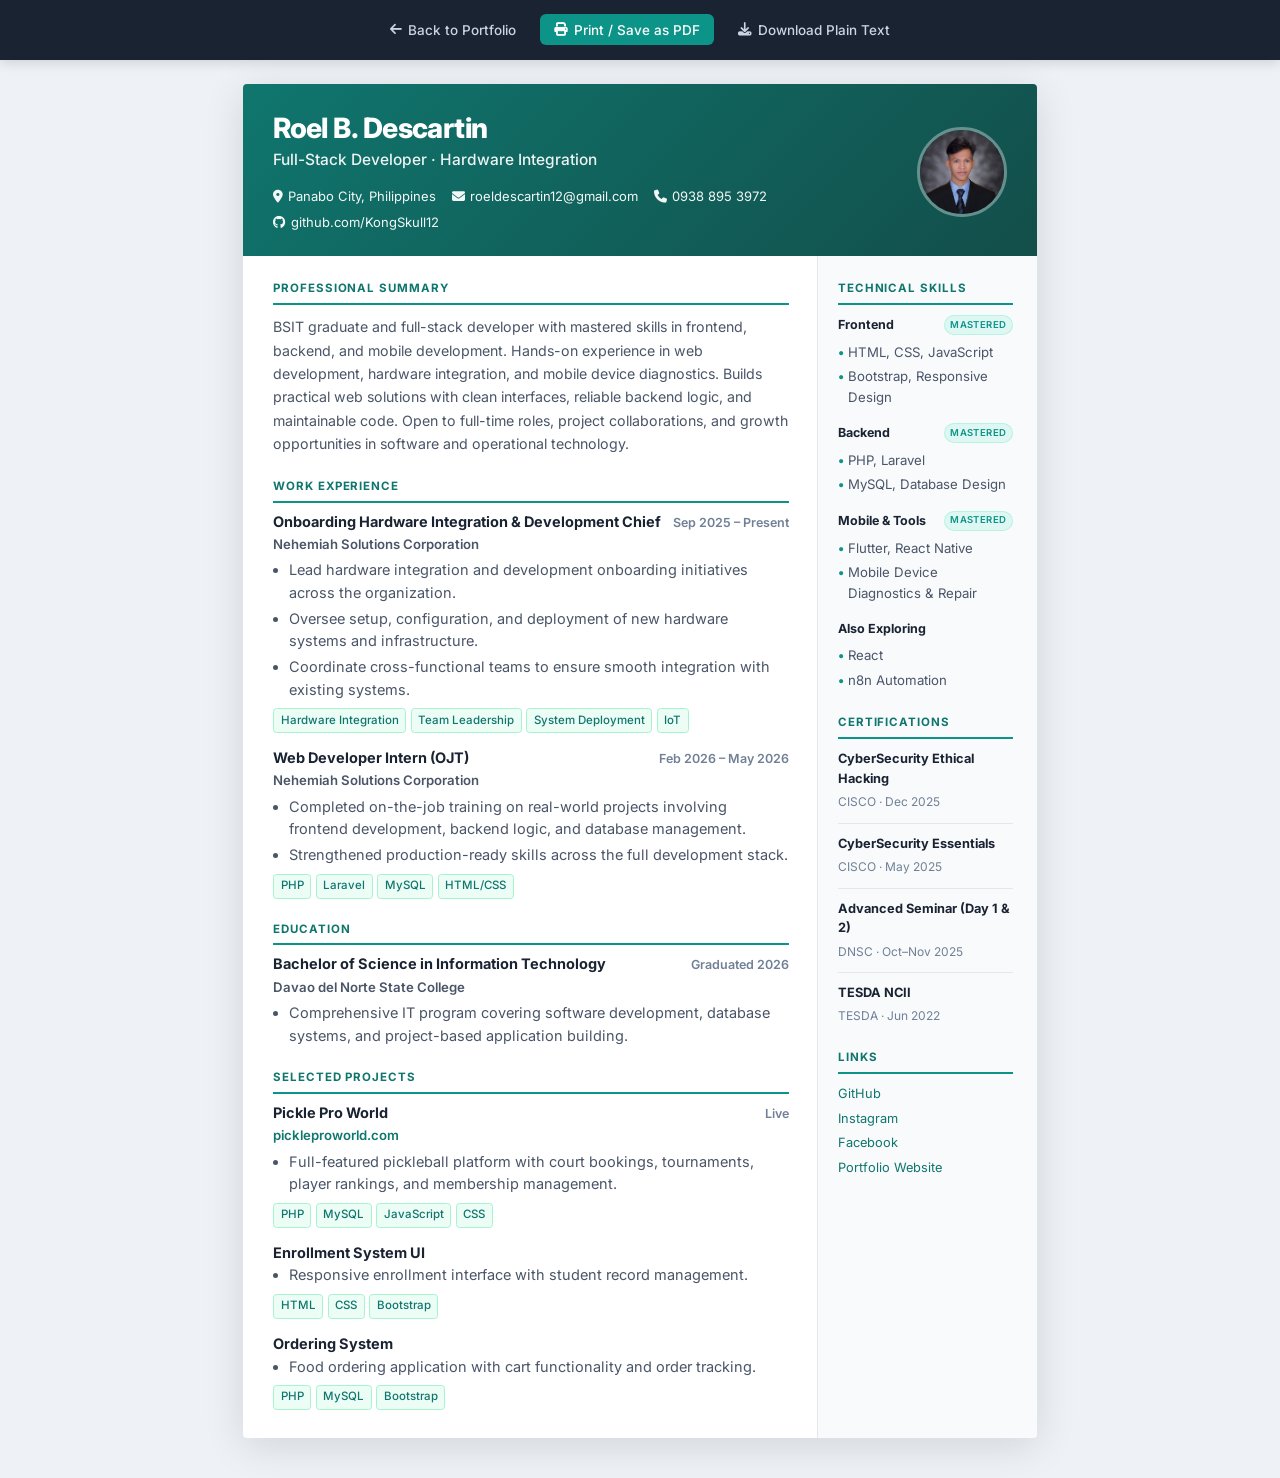
<file: resume.html>
<!DOCTYPE html>
<html lang="en">
<head>
    <meta charset="UTF-8">
    <meta name="viewport" content="width=device-width, initial-scale=1.0">
    <title>Roel B. Descartin | Resume / CV</title>
    <meta name="description" content="Resume of Roel B. Descartin — BSIT graduate, full-stack developer, and hardware integration professional based in Panabo City, Philippines.">
    <link rel="icon" type="image/png" href="img/klogo.png">
    <link rel="preconnect" href="https://fonts.googleapis.com">
    <link rel="preconnect" href="https://fonts.gstatic.com" crossorigin>
    <link href="https://fonts.googleapis.com/css2?family=Inter:wght@400;500;600;700;800&display=swap" rel="stylesheet">
    <link rel="stylesheet" href="https://cdnjs.cloudflare.com/ajax/libs/font-awesome/6.5.2/css/all.min.css" crossorigin="anonymous" referrerpolicy="no-referrer">
    <link rel="stylesheet" href="resume.css">
</head>
<body>
    <div class="resume-toolbar">
        <a class="toolbar-back" href="index.html"><i class="fa-solid fa-arrow-left"></i> Back to Portfolio</a>
        <button class="toolbar-print" type="button" onclick="window.print()"><i class="fa-solid fa-print"></i> Print / Save as PDF</button>
        <a class="toolbar-download" href="Roel-Descartin-CV.txt" download><i class="fa-solid fa-download"></i> Download Plain Text</a>
    </div>

    <article class="resume-page" id="resume">
        <header class="cv-header">
            <div>
                <h1 class="cv-name">Roel B. Descartin</h1>
                <p class="cv-title">Full-Stack Developer · Hardware Integration</p>
                <div class="cv-contact">
                    <span><i class="fa-solid fa-location-dot"></i> Panabo City, Philippines</span>
                    <a href="mailto:roeldescartin12@gmail.com"><i class="fa-solid fa-envelope"></i> roeldescartin12@gmail.com</a>
                    <span><i class="fa-solid fa-phone"></i> 0938 895 3972</span>
                    <a href="https://github.com/KongSkull12" target="_blank" rel="noopener noreferrer"><i class="fa-brands fa-github"></i> github.com/KongSkull12</a>
                </div>
            </div>
            <img class="cv-avatar" src="image3.png" alt="Roel Descartin">
        </header>

        <div class="cv-body">
            <div class="cv-main">
                <section class="cv-section">
                    <h2>Professional Summary</h2>
                    <p class="cv-summary">
                        BSIT graduate and full-stack developer with mastered skills in frontend, backend, and
                        mobile development. Hands-on experience in web development, hardware integration, and mobile
                        device diagnostics. Builds practical web solutions with clean interfaces, reliable backend
                        logic, and maintainable code. Open to full-time roles, project collaborations, and growth
                        opportunities in software and operational technology.
                    </p>
                </section>

                <section class="cv-section">
                    <h2>Work Experience</h2>

                    <article class="cv-entry">
                        <div class="cv-entry-head">
                            <h3>Onboarding Hardware Integration &amp; Development Chief</h3>
                            <span class="cv-entry-date">Sep 2025 – Present</span>
                        </div>
                        <p class="cv-entry-org">Nehemiah Solutions Corporation</p>
                        <ul>
                            <li>Lead hardware integration and development onboarding initiatives across the organization.</li>
                            <li>Oversee setup, configuration, and deployment of new hardware systems and infrastructure.</li>
                            <li>Coordinate cross-functional teams to ensure smooth integration with existing systems.</li>
                        </ul>
                        <div class="cv-tags">
                            <span>Hardware Integration</span>
                            <span>Team Leadership</span>
                            <span>System Deployment</span>
                            <span>IoT</span>
                        </div>
                    </article>

                    <article class="cv-entry">
                        <div class="cv-entry-head">
                            <h3>Web Developer Intern (OJT)</h3>
                            <span class="cv-entry-date">Feb 2026 – May 2026</span>
                        </div>
                        <p class="cv-entry-org">Nehemiah Solutions Corporation</p>
                        <ul>
                            <li>Completed on-the-job training on real-world projects involving frontend development, backend logic, and database management.</li>
                            <li>Strengthened production-ready skills across the full development stack.</li>
                        </ul>
                        <div class="cv-tags">
                            <span>PHP</span>
                            <span>Laravel</span>
                            <span>MySQL</span>
                            <span>HTML/CSS</span>
                        </div>
                    </article>
                </section>

                <section class="cv-section">
                    <h2>Education</h2>
                    <article class="cv-entry">
                        <div class="cv-entry-head">
                            <h3>Bachelor of Science in Information Technology</h3>
                            <span class="cv-entry-date">Graduated 2026</span>
                        </div>
                        <p class="cv-entry-org">Davao del Norte State College</p>
                        <ul>
                            <li>Comprehensive IT program covering software development, database systems, and project-based application building.</li>
                        </ul>
                    </article>
                </section>

                <section class="cv-section">
                    <h2>Selected Projects</h2>

                    <article class="cv-entry">
                        <div class="cv-entry-head">
                            <h3>Pickle Pro World</h3>
                            <span class="cv-entry-date">Live</span>
                        </div>
                        <p class="cv-entry-org"><a href="https://pickleproworld.com" target="_blank" rel="noopener noreferrer">pickleproworld.com</a></p>
                        <ul>
                            <li>Full-featured pickleball platform with court bookings, tournaments, player rankings, and membership management.</li>
                        </ul>
                        <div class="cv-tags">
                            <span>PHP</span><span>MySQL</span><span>JavaScript</span><span>CSS</span>
                        </div>
                    </article>

                    <article class="cv-entry">
                        <div class="cv-entry-head">
                            <h3>Enrollment System UI</h3>
                        </div>
                        <ul>
                            <li>Responsive enrollment interface with student record management.</li>
                        </ul>
                        <div class="cv-tags">
                            <span>HTML</span><span>CSS</span><span>Bootstrap</span>
                        </div>
                    </article>

                    <article class="cv-entry">
                        <div class="cv-entry-head">
                            <h3>Ordering System</h3>
                        </div>
                        <ul>
                            <li>Food ordering application with cart functionality and order tracking.</li>
                        </ul>
                        <div class="cv-tags">
                            <span>PHP</span><span>MySQL</span><span>Bootstrap</span>
                        </div>
                    </article>
                </section>
            </div>

            <aside class="cv-sidebar">
                <section class="cv-section">
                    <h2>Technical Skills</h2>
                    <div class="cv-skill-group">
                        <h3>Frontend <span class="cv-skill-level">Mastered</span></h3>
                        <ul>
                            <li>HTML, CSS, JavaScript</li>
                            <li>Bootstrap, Responsive Design</li>
                        </ul>
                    </div>
                    <div class="cv-skill-group">
                        <h3>Backend <span class="cv-skill-level">Mastered</span></h3>
                        <ul>
                            <li>PHP, Laravel</li>
                            <li>MySQL, Database Design</li>
                        </ul>
                    </div>
                    <div class="cv-skill-group">
                        <h3>Mobile &amp; Tools <span class="cv-skill-level">Mastered</span></h3>
                        <ul>
                            <li>Flutter, React Native</li>
                            <li>Mobile Device Diagnostics &amp; Repair</li>
                        </ul>
                    </div>
                    <div class="cv-skill-group">
                        <h3>Also Exploring</h3>
                        <ul>
                            <li>React</li>
                            <li>n8n Automation</li>
                        </ul>
                    </div>
                </section>

                <section class="cv-section">
                    <h2>Certifications</h2>
                    <div class="cv-cert">
                        <strong>CyberSecurity Ethical Hacking</strong>
                        <span>CISCO · Dec 2025</span>
                    </div>
                    <div class="cv-cert">
                        <strong>CyberSecurity Essentials</strong>
                        <span>CISCO · May 2025</span>
                    </div>
                    <div class="cv-cert">
                        <strong>Advanced Seminar (Day 1 &amp; 2)</strong>
                        <span>DNSC · Oct–Nov 2025</span>
                    </div>
                    <div class="cv-cert">
                        <strong>TESDA NCII</strong>
                        <span>TESDA · Jun 2022</span>
                    </div>
                </section>

                <section class="cv-section">
                    <h2>Links</h2>
                    <ul class="cv-links">
                        <li><a href="https://github.com/KongSkull12" target="_blank" rel="noopener noreferrer">GitHub</a></li>
                        <li><a href="https://www.instagram.com/roeldescartin/?hl=en" target="_blank" rel="noopener noreferrer">Instagram</a></li>
                        <li><a href="https://www.facebook.com/roeldescartin22" target="_blank" rel="noopener noreferrer">Facebook</a></li>
                        <li><a href="index.html">Portfolio Website</a></li>
                    </ul>
                </section>
            </aside>
        </div>
    </article>
</body>
</html>
</file>
<file: resume.css>
/* Resume / CV — screen + print */

:root {
    --ink: #1a2332;
    --ink-muted: #4a5568;
    --ink-light: #718096;
    --accent: #0d9488;
    --accent-dark: #0f766e;
    --rule: #e2e8f0;
    --paper: #ffffff;
    --sidebar: #f8fafc;
}

*, *::before, *::after {
    box-sizing: border-box;
    margin: 0;
    padding: 0;
}

html {
    font-size: 62.5%;
}

body {
    font-family: "Inter", system-ui, -apple-system, sans-serif;
    font-size: 1.45rem;
    line-height: 1.55;
    color: var(--ink);
    background: #eef2f7;
    min-height: 100vh;
}

a {
    color: var(--accent-dark);
    text-decoration: none;
}

a:hover {
    text-decoration: underline;
}

/* Toolbar (hidden when printing) */
.resume-toolbar {
    position: sticky;
    top: 0;
    z-index: 100;
    display: flex;
    align-items: center;
    justify-content: center;
    gap: 1rem;
    flex-wrap: wrap;
    padding: 1.2rem 1.6rem;
    background: #1a2332;
    color: #fff;
    box-shadow: 0 2px 12px rgba(0, 0, 0, 0.15);
}

.resume-toolbar a,
.resume-toolbar button {
    display: inline-flex;
    align-items: center;
    gap: 0.6rem;
    padding: 0.75rem 1.4rem;
    border-radius: 0.6rem;
    font-family: inherit;
    font-size: 1.35rem;
    font-weight: 500;
    cursor: pointer;
    border: none;
    transition: background 0.15s, color 0.15s;
}

.toolbar-back {
    background: transparent;
    color: #cbd5e1;
    border: 1px solid rgba(255, 255, 255, 0.2);
}

.toolbar-back:hover {
    background: rgba(255, 255, 255, 0.08);
    text-decoration: none;
    color: #fff;
}

.toolbar-print {
    background: var(--accent);
    color: #fff;
}

.toolbar-print:hover {
    background: var(--accent-dark);
}

.toolbar-download {
    background: transparent;
    color: #cbd5e1;
    border: 1px solid rgba(255, 255, 255, 0.2);
}

.toolbar-download:hover {
    background: rgba(255, 255, 255, 0.08);
    color: #fff;
}

/* Page */
.resume-page {
    width: min(210mm, 96%);
    max-width: 210mm;
    margin: 2.4rem auto 4rem;
    background: var(--paper);
    box-shadow: 0 8px 40px rgba(0, 0, 0, 0.12);
    border-radius: 0.4rem;
    overflow: hidden;
}

/* Header */
.cv-header {
    display: grid;
    grid-template-columns: 1fr auto;
    gap: 2rem;
    padding: 2.8rem 3rem 2.4rem;
    background: linear-gradient(135deg, #0f766e 0%, #134e4a 100%);
    color: #fff;
}

.cv-name {
    font-size: 2.8rem;
    font-weight: 800;
    letter-spacing: -0.02em;
    line-height: 1.15;
    margin-bottom: 0.4rem;
}

.cv-title {
    font-size: 1.55rem;
    font-weight: 500;
    opacity: 0.92;
    margin-bottom: 1.4rem;
}

.cv-contact {
    display: flex;
    flex-wrap: wrap;
    gap: 0.6rem 1.6rem;
    font-size: 1.3rem;
}

.cv-contact span,
.cv-contact a {
    display: inline-flex;
    align-items: center;
    gap: 0.5rem;
    color: rgba(255, 255, 255, 0.95);
}

.cv-contact a:hover {
    color: #fff;
    text-decoration: underline;
}

.cv-avatar {
    width: 9rem;
    height: 9rem;
    border-radius: 50%;
    object-fit: cover;
    border: 3px solid rgba(255, 255, 255, 0.35);
    align-self: center;
}

/* Body layout */
.cv-body {
    display: grid;
    grid-template-columns: 1fr 22rem;
    gap: 0;
}

.cv-main {
    padding: 2.4rem 2.8rem 2.8rem 3rem;
}

.cv-sidebar {
    padding: 2.4rem 2.4rem 2.8rem 2rem;
    background: var(--sidebar);
    border-left: 1px solid var(--rule);
}

/* Sections */
.cv-section {
    margin-bottom: 2.2rem;
}

.cv-section:last-child {
    margin-bottom: 0;
}

.cv-section h2 {
    font-size: 1.15rem;
    font-weight: 700;
    text-transform: uppercase;
    letter-spacing: 0.08em;
    color: var(--accent-dark);
    padding-bottom: 0.5rem;
    margin-bottom: 1rem;
    border-bottom: 2px solid var(--accent);
}

.cv-section p {
    color: var(--ink-muted);
}

/* Summary */
.cv-summary {
    font-size: 1.42rem;
    line-height: 1.65;
}

/* Experience & education entries */
.cv-entry {
    margin-bottom: 1.6rem;
}

.cv-entry:last-child {
    margin-bottom: 0;
}

.cv-entry-head {
    display: flex;
    justify-content: space-between;
    align-items: flex-start;
    gap: 1rem;
    flex-wrap: wrap;
    margin-bottom: 0.2rem;
}

.cv-entry-head h3 {
    font-size: 1.45rem;
    font-weight: 700;
    color: var(--ink);
    line-height: 1.3;
}

.cv-entry-date {
    font-size: 1.25rem;
    font-weight: 600;
    color: var(--ink-light);
    white-space: nowrap;
}

.cv-entry-org {
    font-size: 1.32rem;
    font-weight: 600;
    color: var(--accent-dark);
    margin-bottom: 0.5rem;
}

.cv-entry ul {
    margin-left: 1.6rem;
    color: var(--ink-muted);
}

.cv-entry li {
    margin-bottom: 0.35rem;
}

.cv-entry li:last-child {
    margin-bottom: 0;
}

/* Tags */
.cv-tags {
    display: flex;
    flex-wrap: wrap;
    gap: 0.45rem;
    margin-top: 0.7rem;
}

.cv-tags span {
    font-size: 1.15rem;
    font-weight: 500;
    padding: 0.25rem 0.65rem;
    border-radius: 0.35rem;
    background: #ecfdf5;
    color: var(--accent-dark);
    border: 1px solid #a7f3d0;
}

/* Sidebar blocks */
.cv-skill-group {
    margin-bottom: 1.4rem;
}

.cv-skill-group:last-child {
    margin-bottom: 0;
}

.cv-skill-group h3 {
    font-size: 1.25rem;
    font-weight: 700;
    color: var(--ink);
    margin-bottom: 0.5rem;
    display: flex;
    align-items: center;
    justify-content: space-between;
    gap: 0.5rem;
}

.cv-skill-level {
    font-size: 0.95rem;
    font-weight: 600;
    letter-spacing: 0.04em;
    text-transform: uppercase;
    color: var(--accent);
    padding: 0.15rem 0.55rem;
    border-radius: 999px;
    background: rgba(54, 227, 176, 0.12);
    border: 1px solid rgba(54, 227, 176, 0.25);
    white-space: nowrap;
}

.cv-skill-group ul {
    list-style: none;
}

.cv-skill-group li {
    font-size: 1.32rem;
    color: var(--ink-muted);
    padding: 0.2rem 0;
    position: relative;
    padding-left: 1rem;
}

.cv-skill-group li::before {
    content: "•";
    position: absolute;
    left: 0;
    color: var(--accent);
    font-weight: 700;
}

.cv-links {
    list-style: none;
}

.cv-links li {
    margin-bottom: 0.5rem;
    font-size: 1.28rem;
}

.cv-links li:last-child {
    margin-bottom: 0;
}

.cv-cert {
    margin-bottom: 1rem;
    padding-bottom: 1rem;
    border-bottom: 1px solid var(--rule);
}

.cv-cert:last-child {
    margin-bottom: 0;
    padding-bottom: 0;
    border-bottom: none;
}

.cv-cert strong {
    display: block;
    font-size: 1.28rem;
    color: var(--ink);
    margin-bottom: 0.15rem;
}

.cv-cert span {
    font-size: 1.2rem;
    color: var(--ink-light);
}

/* Responsive */
@media (max-width: 768px) {
    .cv-header {
        grid-template-columns: 1fr;
        text-align: center;
    }

    .cv-contact {
        justify-content: center;
    }

    .cv-avatar {
        margin: 0 auto;
        order: -1;
    }

    .cv-body {
        grid-template-columns: 1fr;
    }

    .cv-sidebar {
        border-left: none;
        border-top: 1px solid var(--rule);
    }

    .cv-main,
    .cv-sidebar {
        padding: 2rem;
    }
}

/* Print */
@page {
    size: A4;
    margin: 0;
}

@media print {
    html {
        font-size: 58%;
    }

    body {
        background: #fff;
    }

    .resume-toolbar {
        display: none !important;
    }

    .resume-page {
        width: 100%;
        max-width: none;
        margin: 0;
        box-shadow: none;
        border-radius: 0;
    }

    .cv-header {
        -webkit-print-color-adjust: exact;
        print-color-adjust: exact;
    }

    .cv-sidebar {
        -webkit-print-color-adjust: exact;
        print-color-adjust: exact;
    }

    .cv-section,
    .cv-entry {
        break-inside: avoid;
    }

    a {
        color: var(--ink);
        text-decoration: none;
    }
}
</file>
